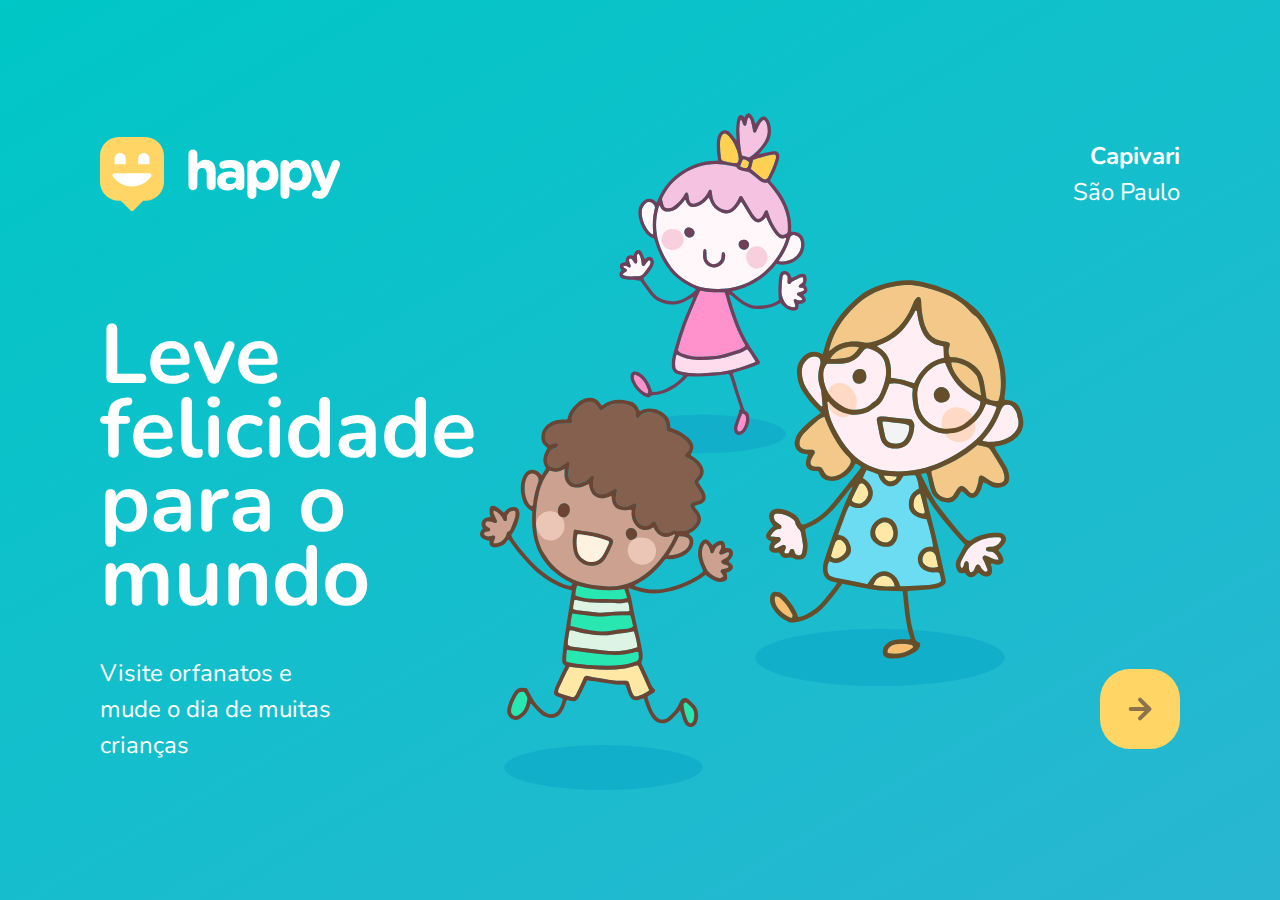
<file: happy/index.html>
<!--Pagina inicial-->
<!DOCTYPE html>
<html lang="pt_BR">
  <head>
    <meta charset="UTF-8" />
    <meta name="viewport" content="width=device-width, initial-scale=1.0" />
    <!--Para se adaptar para telas menores-->
    <title>Happy</title>
    <link rel="icon" href="./public/images/logo-icon.png" />
    <!--icone da pagina na aba do navegador-->
    <link rel="stylesheet" href="./public/css/main.css">
    <link rel="stylesheet" href="./public/css/animations.css">
    <link rel="stylesheet" href="./public/css/page-landing.css">
    <link href="https://fonts.googleapis.com/css2?family=Nunito:wght@400;600;700;800&display=swap" rel="stylesheet">
    <!-- fonts do google.fonts-->
  </head>
  <body id="body">
    <div id="page-landing">
      <div id="container">
        <header>
          <img 
            class="animate-up"
            id="logo" 
            src="./public/images/logo.svg" 
            alt="Logomarca de Happy"/><!--logomarca na pagina-->
          
          <div class="location animate-up">
            <strong>Capivari</strong>
            <p>São Paulo</p>
          </div>
        </header>

        <main>
          <h1 class="animate-up">Leve felicidade para o mundo</h1>
          <section class="visit">
            <p class="animate-up">Visite orfanatos e mude o dia de muitas crianças</p>
            <a href="orphanages.html" title="Visite orfanatos" class="animate-up">
              <img src="./public/images/arrow.svg" alt="Ir para o mapa">
            </a> <!--Link para a localização de orfanatos adicionado no google maps-->
          </section>
        </main> 
      </div>
    </div>

  </body>
</html>
</file>
<file: happy/public/css/main.css>
*{
    margin: 0;
    padding: 0;
    box-sizing: border-box;
}

body{
    height: 100vh;
    color: white;
    background: #edf2f5;
}

:root{ /* tamanho do elemento pai <html>, agora o restaqnte vai se basear nesse tamanho para se ajustar a tela */
    font-size: 62.5%;
}

body, input, button, textarea{
    /*font-weight: 400;
    font-size: 18px;
    line-height: 1;
    font-family: 'Nunito', sans-serif; */
    font: 400 1.8rem/1 'Nunito', sans-serif;
}
</file>
<file: happy/public/css/animations.css>
/*ANIMAÇÕES*/
@keyframes up {
    from{
        opacity: 0;
        transform:translateY(16px);
    }
    to{
        opacity: 1;
        transform:translateY(0);
    }
}

@keyframes right{
    from{
        transform: translateX(-100%);
    }
    to{
        transform: translateX(0);
    }
}

@keyframes appear{
    from{
        opacity: 0;
    }
    to{
        opacity: 1;
    }
}

.animate-up{
    animation-name: up; 
    animation-duration: 300ms;
    animation-fill-mode: backwards; /*vai permitir q as propruiedades de to{} que fiquem aplicadas */
}

.animate-right{
    animation-name: right;
    animation-duration: 300ms;
}

.animate-appear{
    animation-name: appear;
    animation-duration: 300ms;
    animation-fill-mode: backwards; 
}
</file>
<file: happy/public/css/page-landing.css>
#page-landing{
    background: linear-gradient(329.54deg, #29b6d1 0%, #00c7c7 100%) /*cor do fundo da pagina index em degrade 349.54 graus de #29b6d1 a 00c7c7 */
    no-repeat/*para não repetir 2 blocos de cor na pagina*/; 
    text-align: center;
    min-height: 100vh;
    display:flex;
}

#container {
    margin: auto;
    width: min(90%, 112rem); /* função para a tela principal ficar flexivel, vai ficar em 90% até chegar no limite minimo*/

}

.location, h1, .visit p{
    height: 16vh;

}

.visit a { /*formando o quadrado do "botao " de visita*/
    width: 8rem;
    height: 8rem;
    background: #ffd666;
    border: none;
    border-radius: 3rem;
    display:flex;
    align-items: center; /*alinhamento de cima para baixo*/
    justify-content: center; /*alinhamento de um lado para o outro*/
    margin:auto; /*para ficar no centro */
    transition: background 200ms;
}

.visit a:hover {
    background: #96feff;

}

/*ANIMAÇÕES*/
/*1- fazendo cada elemento da pagina aparecer um de cada vez*/
#logo{
    animation-delay: 50ms;
}

.location{
    animation-delay: 100ms;
}

main h1{
    animation-delay: 150ms;
    font-size: clamp(4rem, 8vw, 8.4rem);/*formula 3 valores min, quero, max*/
}

.visit p{
    animation-delay: 200ms;
}

.visit a{
    animation-delay: 250ms;
}
/*1- ultimo elemento aparecendo na página*/

/*VERSÃO PARA DESKTOP | DESKTOP VERSION*/

@media(min-width: 760px){
    #container{
        padding: 5rem 2rem;
        /*shorthand background: img repeat position / size*/
        background: url("../images/bg.svg") no-repeat 70% / clamp(30rem, 54vw,56rem);
    }

    header{
        display:flex;  
        align-items: center;
        justify-content: space-between; /* propriedade somente disponivel com display flex e com grid*/
    }
    .location, h1, .visit p{
        height: initial;
        text-align: initial;
    }
    .location{
        text-align: right;
        font-size: 2.4rem;
        line-height: 1.5;
    }
    main h1{
        font-weight:bold;
        line-height: .88;
        margin:clamp(10%, 9vh, 12%) 0 4rem;
        width:min(300px, 80%);   
    }
    .visit{
        display:flex;
        align-items: center;
        justify-content:space-between;
    }
    .visit p{
        font-size: 2.4rem;
        line-height: 1.5;
        width:clamp(20rem, 20vw, 30rem);
    }
    .visit a {
        margin:initial;
    }
}
</file>
